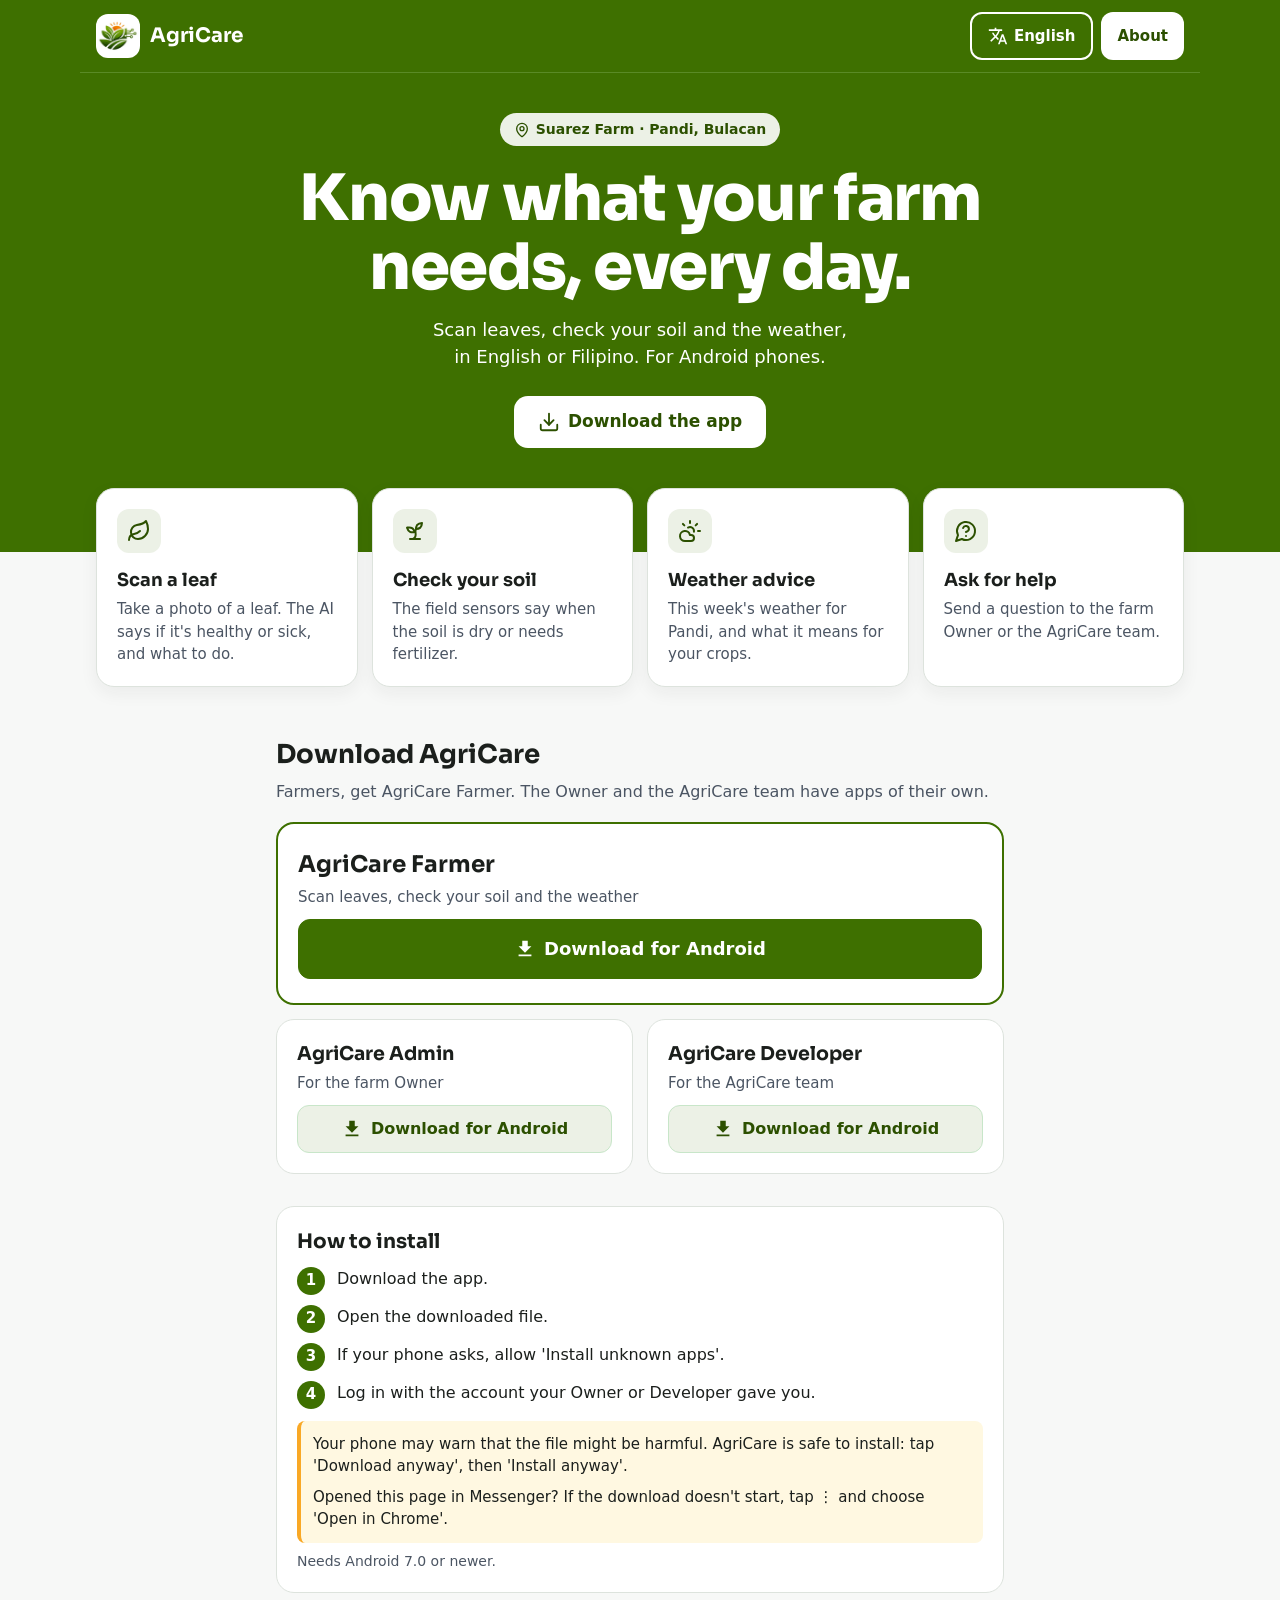
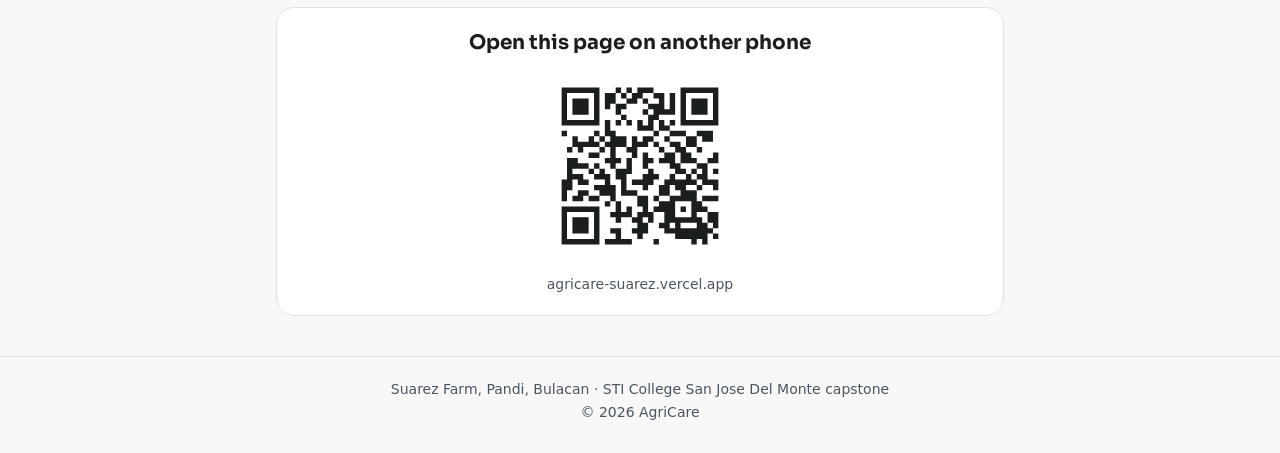
<file: index.html>
<!doctype html>
<html lang="en" data-release="loading">
<head>
<meta charset="utf-8">
<meta name="viewport" content="width=device-width, initial-scale=1">
<title>Download AgriCare</title>
<script>
  // The page moved to Vercel (the adviser's suggestion, October 2026). Its
  // old GitHub Pages address, and the address Vercel gave first, forward to
  // its own name with whatever the link carried, so the QR codes and links
  // shared before still work.
  if (location.hostname === 'jrobinson8756-sketch.github.io' ||
      location.hostname === 'agricare-umber.vercel.app') {
    location.replace('https://agricare-suarez.vercel.app/' + location.search + location.hash);
  }
</script>
<link rel="canonical" href="https://agricare-suarez.vercel.app/">
<meta name="description" content="Download the AgriCare apps for Android: Farmer, Admin and Developer. Suarez Farm, Pandi, Bulacan.">
<meta name="theme-color" content="#3E7000">
<!-- The preview Messenger and other chats show when the link is shared. -->
<meta property="og:title" content="Download AgriCare">
<meta property="og:description" content="Scan leaves, check your soil and the weather. AgriCare for Android, from Suarez Farm, Pandi, Bulacan.">
<meta property="og:image" content="https://agricare-suarez.vercel.app/logo.png">
<meta property="og:url" content="https://agricare-suarez.vercel.app/">
<link rel="icon" href="logo.png">
<!-- Sora for the headings only (one small file); the text keeps the phone's
     own font, Roboto on Android, as the app does. Without it, the headings
     fall back to that font too. -->
<link rel="preconnect" href="https://fonts.googleapis.com">
<link rel="preconnect" href="https://fonts.gstatic.com" crossorigin>
<link rel="stylesheet" href="https://fonts.googleapis.com/css2?family=Sora:wght@600;700;800&display=swap">
<link rel="stylesheet" href="site.css">
</head>
<body>
<header class="hero">
  <div class="container topbar">
    <div class="brand">
      <img class="mark" src="mark.png" alt="" width="44" height="44">
      <span class="brand-name">AgriCare</span>
    </div>
    <div class="actions">
      <button id="lang" type="button" title="English / Filipino">
        <svg width="20" height="20" viewBox="0 0 24 24" fill="currentColor" aria-hidden="true"><path d="M12.87 15.07l-2.54-2.51.03-.03A17.52 17.52 0 0 0 14.07 6H17V4h-7V2H8v2H1v2h11.17C11.5 7.92 10.44 9.75 9 11.35 8.07 10.32 7.3 9.19 6.69 8h-2c.73 1.63 1.73 3.17 2.98 4.56l-5.09 5.02L4 19l5-5 3.11 3.11.76-2.04zM18.5 10h-2L12 22h2l1.12-3h4.75L21 22h2l-4.5-12zm-2.62 7l1.62-4.33L19.12 17h-3.24z"/></svg>
        <span data-en="English" data-fil="Filipino">English</span>
      </button>
      <a class="top-about" href="about.html"><span data-en="About" data-fil="Tungkol">About</span></a>
    </div>
  </div>

  <div class="container intro">
    <span class="badge">
      <svg viewBox="0 0 24 24" fill="none" stroke="currentColor" stroke-width="2" stroke-linecap="round" stroke-linejoin="round" aria-hidden="true"><path d="M20 10c0 4.99-5.54 10.19-7.4 11.8a1 1 0 0 1-1.2 0C9.54 20.19 4 14.99 4 10a8 8 0 0 1 16 0"/><circle cx="12" cy="10" r="3"/></svg>
      Suarez Farm · Pandi, Bulacan
    </span>
    <h1 data-en="Know what your farm needs, every day." data-fil="Alamin ang kailangan ng bukid mo, araw-araw.">Know what your farm needs, every day.</h1>
    <p class="lead" data-en="Scan leaves, check your soil and the weather, in English or Filipino. For Android phones." data-fil="Mag-scan ng dahon, tingnan ang lupa at ang panahon, sa English o Filipino. Para sa Android phone.">Scan leaves, check your soil and the weather, in English or Filipino. For Android phones.</p>
    <a class="hero-cta" href="#download">
      <svg viewBox="0 0 24 24" fill="none" stroke="currentColor" stroke-width="2" stroke-linecap="round" stroke-linejoin="round" aria-hidden="true"><path d="M21 15v4a2 2 0 0 1-2 2H5a2 2 0 0 1-2-2v-4"/><path d="M7 10l5 5 5-5"/><path d="M12 15V3"/></svg>
      <span data-en="Download the app" data-fil="I-download ang app">Download the app</span>
    </a>
  </div>
</header>

<main>
  <section class="container features" aria-label="What AgriCare does">
    <article class="card feature">
      <div class="icon"><svg viewBox="0 0 24 24" fill="none" stroke="currentColor" stroke-width="2" stroke-linecap="round" stroke-linejoin="round" aria-hidden="true"><path d="M11 20A7 7 0 0 1 9.8 6.1C15.5 5 17 4.48 19 2c1 2 2 4.18 2 8 0 5.5-4.78 10-10 10Z"/><path d="M2 21c0-3 1.85-5.36 5.08-6C9.5 14.52 12 13 13 12"/></svg></div>
      <h3 data-en="Scan a leaf" data-fil="Mag-scan ng dahon">Scan a leaf</h3>
      <p data-en="Take a photo of a leaf. The AI says if it's healthy or sick, and what to do." data-fil="Kunan ng litrato ang dahon. Sasabihin ng AI kung malusog o may sakit, at ang dapat gawin.">Take a photo of a leaf. The AI says if it's healthy or sick, and what to do.</p>
    </article>
    <article class="card feature">
      <div class="icon"><svg viewBox="0 0 24 24" fill="none" stroke="currentColor" stroke-width="2" stroke-linecap="round" stroke-linejoin="round" aria-hidden="true"><path d="M7 20h10"/><path d="M10 20c5.5-2.5.8-6.4 3-10"/><path d="M9.5 9.4c1.1.8 1.8 2.2 2.3 3.7-2 .4-3.5.4-4.8-.3-1.2-.6-2.3-1.9-3-4.2 2.8-.5 4.4 0 5.5.8z"/><path d="M14.1 6a7 7 0 0 0-1.1 4c1.9-.1 3.3-.6 4.3-1.4 1-1 1.6-2.3 1.7-4.6-2.7.1-4 1-4.9 2z"/></svg></div>
      <h3 data-en="Check your soil" data-fil="Tingnan ang lupa">Check your soil</h3>
      <p data-en="The field sensors say when the soil is dry or needs fertilizer." data-fil="Sasabihin ng sensor sa bukid kung tuyo ang lupa o kailangan ng abono.">The field sensors say when the soil is dry or needs fertilizer.</p>
    </article>
    <article class="card feature">
      <div class="icon"><svg viewBox="0 0 24 24" fill="none" stroke="currentColor" stroke-width="2" stroke-linecap="round" stroke-linejoin="round" aria-hidden="true"><path d="M12 2v2"/><path d="m4.93 4.93 1.41 1.41"/><path d="M20 12h2"/><path d="m19.07 4.93-1.41 1.41"/><path d="M15.95 12.65a4 4 0 0 0-5.93-4.13"/><path d="M13 22H7a5 5 0 1 1 4.9-6H13a3 3 0 0 1 0 6Z"/></svg></div>
      <h3 data-en="Weather advice" data-fil="Payo tungkol sa panahon">Weather advice</h3>
      <p data-en="This week's weather for Pandi, and what it means for your crops." data-fil="Ang panahon ngayong linggo sa Pandi, at ang ibig sabihin nito sa pananim mo.">This week's weather for Pandi, and what it means for your crops.</p>
    </article>
    <article class="card feature">
      <div class="icon"><svg viewBox="0 0 24 24" fill="none" stroke="currentColor" stroke-width="2" stroke-linecap="round" stroke-linejoin="round" aria-hidden="true"><path d="M7.9 20A9 9 0 1 0 4 16.1L2 22Z"/><path d="M9.09 9a3 3 0 0 1 5.83 1c0 2-3 3-3 3"/><path d="M12 17h.01"/></svg></div>
      <h3 data-en="Ask for help" data-fil="Humingi ng tulong">Ask for help</h3>
      <p data-en="Send a question to the farm Owner or the AgriCare team." data-fil="Magpadala ng tanong sa may-ari ng bukid o sa AgriCare team.">Send a question to the farm Owner or the AgriCare team.</p>
    </article>
  </section>

  <section id="download" class="narrow">
    <h2 data-en="Download AgriCare" data-fil="I-download ang AgriCare">Download AgriCare</h2>
    <p class="section-lead" data-en="Farmers, get AgriCare Farmer. The Owner and the AgriCare team have apps of their own." data-fil="Mga magsasaka: kunin ang AgriCare Farmer. May sariling app ang may-ari at ang AgriCare team.">Farmers, get AgriCare Farmer. The Owner and the AgriCare team have apps of their own.</p>
    <div class="apps">
      <section class="card app farmer" data-app="farmer">
        <h3>AgriCare Farmer</h3>
        <p class="what" data-en="Scan leaves, check your soil and the weather" data-fil="Mag-scan ng dahon, tingnan ang lupa at ang panahon">Scan leaves, check your soil and the weather</p>
        <p class="meta" hidden></p>
        <a class="download" href="https://github.com/jrobinson8756-sketch/agricare-downloads/releases/latest/download/agricare-farmer.apk">
          <svg viewBox="0 0 24 24" fill="currentColor" aria-hidden="true"><path d="M5 20h14v-2H5v2zM19 9h-4V3H9v6H5l7 7 7-7z"/></svg>
          <span data-en="Download for Android" data-fil="I-download para sa Android">Download for Android</span>
        </a>
      </section>

      <section class="card app" data-app="admin">
        <h3>AgriCare Admin</h3>
        <p class="what" data-en="For the farm Owner" data-fil="Para sa may-ari ng bukid">For the farm Owner</p>
        <p class="meta" hidden></p>
        <a class="download" href="https://github.com/jrobinson8756-sketch/agricare-downloads/releases/latest/download/agricare-admin.apk">
          <svg viewBox="0 0 24 24" fill="currentColor" aria-hidden="true"><path d="M5 20h14v-2H5v2zM19 9h-4V3H9v6H5l7 7 7-7z"/></svg>
          <span data-en="Download for Android" data-fil="I-download para sa Android">Download for Android</span>
        </a>
      </section>

      <section class="card app" data-app="developer">
        <h3>AgriCare Developer</h3>
        <p class="what" data-en="For the AgriCare team" data-fil="Para sa AgriCare team">For the AgriCare team</p>
        <p class="meta" hidden></p>
        <a class="download" href="https://github.com/jrobinson8756-sketch/agricare-downloads/releases/latest/download/agricare-developer.apk">
          <svg viewBox="0 0 24 24" fill="currentColor" aria-hidden="true"><path d="M5 20h14v-2H5v2zM19 9h-4V3H9v6H5l7 7 7-7z"/></svg>
          <span data-en="Download for Android" data-fil="I-download para sa Android">Download for Android</span>
        </a>
      </section>
    </div>
  </section>

  <div class="narrow more">
    <section class="card">
      <h2 data-en="How to install" data-fil="Paano i-install">How to install</h2>
      <ol class="steps">
        <li data-en="Download the app." data-fil="I-download ang app.">Download the app.</li>
        <li data-en="Open the downloaded file." data-fil="Buksan ang file na na-download.">Open the downloaded file.</li>
        <li data-en="If your phone asks, allow 'Install unknown apps'." data-fil="Kung itanong ng phone, payagan ang 'Install unknown apps'.">If your phone asks, allow 'Install unknown apps'.</li>
        <li data-en="Log in with the account your Owner or Developer gave you." data-fil="Mag-log in gamit ang account na ibinigay sa iyo ng may-ari o ng Developer.">Log in with the account your Owner or Developer gave you.</li>
      </ol>
      <!-- Android warns about an APK from outside the Play Store, and
           Messenger's own browser may not download it: say what to tap. -->
      <div class="warnings">
        <p data-en="Your phone may warn that the file might be harmful. AgriCare is safe to install: tap 'Download anyway', then 'Install anyway'." data-fil="Maaaring sabihin ng phone na baka mapanganib ang file. Ligtas i-install ang AgriCare: pindutin ang 'Download anyway', at saka 'Install anyway'.">Your phone may warn that the file might be harmful. AgriCare is safe to install: tap 'Download anyway', then 'Install anyway'.</p>
        <p data-en="Opened this page in Messenger? If the download doesn't start, tap ⋮ and choose 'Open in Chrome'." data-fil="Binuksan sa Messenger? Kung hindi magsimula ang download, pindutin ang ⋮ at piliin ang 'Open in Chrome'.">Opened this page in Messenger? If the download doesn't start, tap ⋮ and choose 'Open in Chrome'.</p>
      </div>
      <p class="note" data-en="Needs Android 7.0 or newer." data-fil="Kailangan ng Android 7.0 o mas bago.">Needs Android 7.0 or newer.</p>
    </section>

    <section class="card share">
      <h2 data-en="Open this page on another phone" data-fil="Buksan ang page na ito sa ibang phone">Open this page on another phone</h2>
      <img src="qr.svg" width="200" height="200" alt="QR code of this page" data-alt-en="QR code of this page" data-alt-fil="QR code ng page na ito">
      <p class="url">agricare-suarez.vercel.app</p>
    </section>
  </div>
</main>

<footer>
  <p data-en="Suarez Farm, Pandi, Bulacan · STI College San Jose Del Monte capstone" data-fil="Suarez Farm, Pandi, Bulacan · Capstone ng STI College San Jose Del Monte">Suarez Farm, Pandi, Bulacan · STI College San Jose Del Monte capstone</p>
  <p>© 2026 AgriCare</p>
</footer>

<script>
// Shows the page in the phone's language (or the one picked), and fills
// each card's version and size from GitHub's latest release. Without this
// script, or when GitHub doesn't answer, the page still works in English
// and every button still downloads.
(function () {
  var API = 'https://api.github.com/repos/jrobinson8756-sketch/agricare-downloads/releases/latest';
  var APPS = ['farmer', 'admin', 'developer'];
  var root = document.documentElement;
  var hrefs = {};
  APPS.forEach(function (app) {
    hrefs[app] = card(app).querySelector('a.download').getAttribute('href');
  });

  // What GitHub said: 'loading', 'ok', 'none' (no release yet) or 'failed'.
  var release = { status: 'loading', tag: '', sizes: {} };

  function card(app) { return document.querySelector('[data-app="' + app + '"]'); }

  // Storage can throw (a private tab, blocked site data): the choice is
  // then simply not remembered.
  function savedLanguage() {
    try {
      var lang = localStorage.getItem('agricare-language');
      return lang === 'en' || lang === 'fil' ? lang : null;
    } catch (e) { return null; }
  }
  function saveLanguage(lang) {
    try { localStorage.setItem('agricare-language', lang); } catch (e) { }
  }
  var phone = navigator.language || '';
  var lang = savedLanguage() || (/^(fil|tl)\b/i.test(phone) ? 'fil' : 'en');

  function render() {
    root.lang = lang;
    document.title = lang === 'fil' ? 'I-download ang AgriCare' : 'Download AgriCare';
    document.querySelectorAll('[data-fil]').forEach(function (el) {
      el.textContent = el.dataset[lang];
    });
    document.querySelectorAll('[data-alt-fil]').forEach(function (el) {
      el.alt = lang === 'fil' ? el.dataset.altFil : el.dataset.altEn;
    });
    APPS.forEach(function (app) {
      var meta = card(app).querySelector('.meta');
      var link = card(app).querySelector('a.download');
      var size = release.sizes[app];
      var missing = release.status === 'none' ||
          (release.status === 'ok' && size === undefined);
      if (missing) {
        meta.textContent = lang === 'fil' ? 'Wala pa' : 'Not available yet';
        meta.hidden = false;
        link.removeAttribute('href');
        link.setAttribute('aria-disabled', 'true');
        return;
      }
      link.setAttribute('href', hrefs[app]);
      link.removeAttribute('aria-disabled');
      if (release.status === 'ok') {
        var mb = Math.max(1, Math.round(size / 1048576)) + ' MB';
        meta.textContent = release.tag ? release.tag + ' · ' + mb : mb;
        meta.hidden = false;
      } else {
        meta.textContent = '';
        meta.hidden = true;
      }
    });
  }

  document.getElementById('lang').addEventListener('click', function () {
    lang = lang === 'en' ? 'fil' : 'en';
    saveLanguage(lang);
    render();
  });

  function finish(status) {
    release.status = status;
    root.dataset.release = status;
    render();
  }

  render();
  var controller = 'AbortController' in window ? new AbortController() : null;
  var timer = setTimeout(function () { if (controller) controller.abort(); }, 5000);
  fetch(API, controller ? { signal: controller.signal } : {})
    .then(function (response) {
      if (response.status === 404) return finish('none');
      if (!response.ok) return finish('failed');
      return response.json().then(function (data) {
        release.tag = typeof data.tag_name === 'string' ? data.tag_name : '';
        (Array.isArray(data.assets) ? data.assets : []).forEach(function (asset) {
          var match = typeof asset.name === 'string' &&
              asset.name.match(/^agricare-(farmer|admin|developer)\.apk$/);
          if (match && typeof asset.size === 'number' && asset.size > 0) {
            release.sizes[match[1]] = asset.size;
          }
        });
        finish('ok');
      });
    })
    .catch(function () { finish('failed'); })
    .then(function () { clearTimeout(timer); });
})();
</script>
</body>
</html>
</file>
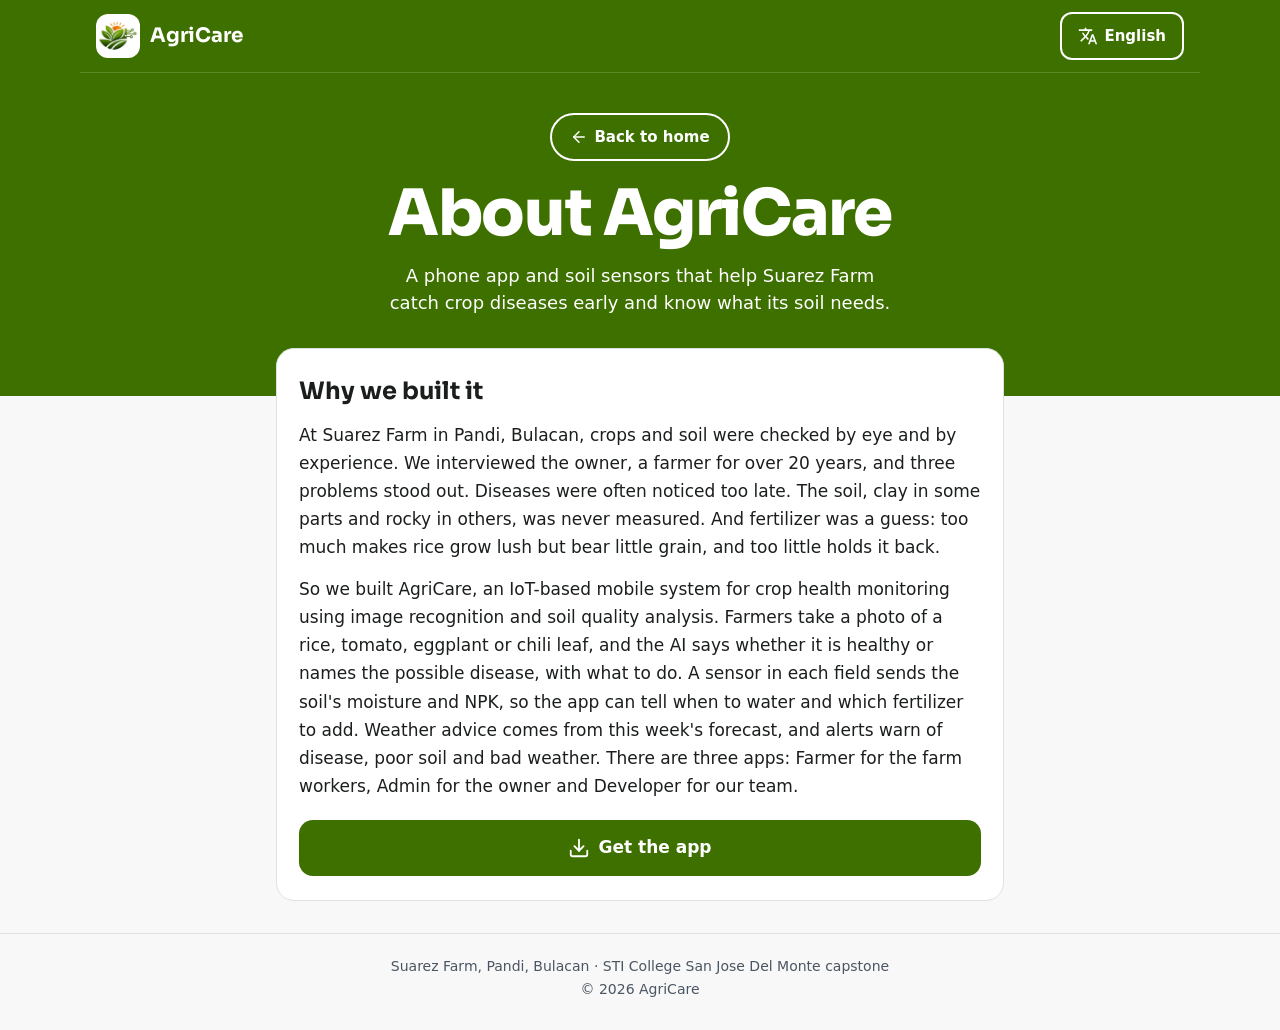
<file: about.html>
<!doctype html>
<html lang="en">
<head>
<meta charset="utf-8">
<meta name="viewport" content="width=device-width, initial-scale=1">
<title>About AgriCare</title>
<link rel="canonical" href="https://agricare-suarez.vercel.app/about.html">
<meta name="description" content="Why AgriCare was built: a phone app and soil sensors that help Suarez Farm in Pandi, Bulacan, catch crop diseases early and know what its soil needs. A BSIT capstone of STI College San Jose Del Monte.">
<meta name="theme-color" content="#3E7000">
<meta property="og:title" content="About AgriCare">
<meta property="og:description" content="A phone app and soil sensors that help Suarez Farm catch crop diseases early and know what its soil needs.">
<meta property="og:image" content="https://agricare-suarez.vercel.app/logo.png">
<meta property="og:url" content="https://agricare-suarez.vercel.app/about.html">
<link rel="icon" href="logo.png">
<link rel="preconnect" href="https://fonts.googleapis.com">
<link rel="preconnect" href="https://fonts.gstatic.com" crossorigin>
<link rel="stylesheet" href="https://fonts.googleapis.com/css2?family=Sora:wght@600;700;800&display=swap">
<link rel="stylesheet" href="site.css">
</head>
<body>
<!-- The About page (November 2026), opened from the top bar's "About":
     why AgriCare was built, laid out like the home page and in its colors.
     Like the About page the team liked (whattofit.fashion), it retells the
     capstone paper's abstract, kept true to the app as it is now: the
     problems the client interview found, then the system (in the words of
     the paper's title). The owner is not named: adding the name is the
     owner's call. -->
<header class="hero short">
  <div class="container topbar">
    <div class="brand">
      <img class="mark" src="mark.png" alt="" width="44" height="44">
      <span class="brand-name">AgriCare</span>
    </div>
    <div class="actions">
      <button id="lang" type="button" title="English / Filipino">
        <svg width="20" height="20" viewBox="0 0 24 24" fill="currentColor" aria-hidden="true"><path d="M12.87 15.07l-2.54-2.51.03-.03A17.52 17.52 0 0 0 14.07 6H17V4h-7V2H8v2H1v2h11.17C11.5 7.92 10.44 9.75 9 11.35 8.07 10.32 7.3 9.19 6.69 8h-2c.73 1.63 1.73 3.17 2.98 4.56l-5.09 5.02L4 19l5-5 3.11 3.11.76-2.04zM18.5 10h-2L12 22h2l1.12-3h4.75L21 22h2l-4.5-12zm-2.62 7l1.62-4.33L19.12 17h-3.24z"/></svg>
        <span data-en="English" data-fil="Filipino">English</span>
      </button>
    </div>
  </div>

  <div class="container intro">
    <a class="back" href="./">
      <svg viewBox="0 0 24 24" fill="none" stroke="currentColor" stroke-width="2" stroke-linecap="round" stroke-linejoin="round" aria-hidden="true"><path d="M19 12H5"/><path d="m12 19-7-7 7-7"/></svg>
      <span data-en="Back to home" data-fil="Bumalik sa Home">Back to home</span>
    </a>
    <h1 data-en="About AgriCare" data-fil="Tungkol sa AgriCare">About AgriCare</h1>
    <p class="lead" data-en="A phone app and soil sensors that help Suarez Farm catch crop diseases early and know what its soil needs." data-fil="Isang app sa phone at mga sensor sa lupa na tumutulong sa Suarez Farm na maagang makita ang sakit ng pananim at malaman ang kailangan ng lupa.">A phone app and soil sensors that help Suarez Farm catch crop diseases early and know what its soil needs.</p>
  </div>
</header>

<main class="narrow">
  <article class="card about-text">
    <h2 data-en="Why we built it" data-fil="Bakit namin ito ginawa">Why we built it</h2>
    <p data-en="At Suarez Farm in Pandi, Bulacan, crops and soil were checked by eye and by experience. We interviewed the owner, a farmer for over 20 years, and three problems stood out. Diseases were often noticed too late. The soil, clay in some parts and rocky in others, was never measured. And fertilizer was a guess: too much makes rice grow lush but bear little grain, and too little holds it back." data-fil="Sa Suarez Farm sa Pandi, Bulacan, sinusuri noon ang pananim at lupa sa tingin at sa karanasan. Kinapanayam namin ang may-ari, na mahigit 20 taon nang nagsasaka, at tatlong problema ang lumitaw. Kadalasang huli na nang mapansin ang sakit ng pananim. Hindi kailanman nasukat ang lupa, na luwad sa ilang bahagi at mabato sa iba. At hula lang ang pag-aabono: kapag sobra, lumalago ang palay pero kaunti ang butil, at kapag kulang, bumabagal ang paglaki nito.">At Suarez Farm in Pandi, Bulacan, crops and soil were checked by eye and by experience. We interviewed the owner, a farmer for over 20 years, and three problems stood out. Diseases were often noticed too late. The soil, clay in some parts and rocky in others, was never measured. And fertilizer was a guess: too much makes rice grow lush but bear little grain, and too little holds it back.</p>
    <p data-en="So we built AgriCare, an IoT-based mobile system for crop health monitoring using image recognition and soil quality analysis. Farmers take a photo of a rice, tomato, eggplant or chili leaf, and the AI says whether it is healthy or names the possible disease, with what to do. A sensor in each field sends the soil's moisture and NPK, so the app can tell when to water and which fertilizer to add. Weather advice comes from this week's forecast, and alerts warn of disease, poor soil and bad weather. There are three apps: Farmer for the farm workers, Admin for the owner and Developer for our team." data-fil="Kaya ginawa namin ang AgriCare, isang IoT-based na mobile system para sa pagsubaybay ng kalusugan ng pananim gamit ang image recognition at pagsusuri ng kalidad ng lupa. Kinukunan ng litrato ng magsasaka ang dahon ng palay, kamatis, talong o sili, at sasabihin ng AI kung malusog ito o kung anong sakit ang maaaring mayroon ito, at ang dapat gawin. Ang sensor sa bawat bukid ay nagpapadala ng basa ng lupa at NPK nito, kaya masasabi ng app kung kailan magdidilig at anong abono ang ilalagay. Ang payo tungkol sa panahon ay mula sa taya ngayong linggo, at nagbababala ang mga alerto tungkol sa sakit, problema sa lupa at masamang panahon. Tatlo ang app: Farmer para sa mga nagtatrabaho sa bukid, Admin para sa may-ari at Developer para sa aming team.">So we built AgriCare, an IoT-based mobile system for crop health monitoring using image recognition and soil quality analysis. Farmers take a photo of a rice, tomato, eggplant or chili leaf, and the AI says whether it is healthy or names the possible disease, with what to do. A sensor in each field sends the soil's moisture and NPK, so the app can tell when to water and which fertilizer to add. Weather advice comes from this week's forecast, and alerts warn of disease, poor soil and bad weather. There are three apps: Farmer for the farm workers, Admin for the owner and Developer for our team.</p>
    <a class="get-app" href="./#download">
      <svg viewBox="0 0 24 24" fill="none" stroke="currentColor" stroke-width="2" stroke-linecap="round" stroke-linejoin="round" aria-hidden="true"><path d="M21 15v4a2 2 0 0 1-2 2H5a2 2 0 0 1-2-2v-4"/><path d="M7 10l5 5 5-5"/><path d="M12 15V3"/></svg>
      <span data-en="Get the app" data-fil="Kunin ang app">Get the app</span>
    </a>
  </article>
</main>

<footer>
  <p data-en="Suarez Farm, Pandi, Bulacan · STI College San Jose Del Monte capstone" data-fil="Suarez Farm, Pandi, Bulacan · Capstone ng STI College San Jose Del Monte">Suarez Farm, Pandi, Bulacan · STI College San Jose Del Monte capstone</p>
  <p>© 2026 AgriCare</p>
</footer>

<script>
// Shows the page in the phone's language, or the one picked on either
// page: both keep the choice under the same name, so it carries over.
(function () {
  var root = document.documentElement;
  // Storage can throw (a private tab, blocked site data): the choice is
  // then simply not remembered.
  function savedLanguage() {
    try {
      var lang = localStorage.getItem('agricare-language');
      return lang === 'en' || lang === 'fil' ? lang : null;
    } catch (e) { return null; }
  }
  function saveLanguage(lang) {
    try { localStorage.setItem('agricare-language', lang); } catch (e) { }
  }
  var phone = navigator.language || '';
  var lang = savedLanguage() || (/^(fil|tl)\b/i.test(phone) ? 'fil' : 'en');

  function render() {
    root.lang = lang;
    document.title = lang === 'fil' ? 'Tungkol sa AgriCare' : 'About AgriCare';
    document.querySelectorAll('[data-fil]').forEach(function (el) {
      el.textContent = el.dataset[lang];
    });
  }

  document.getElementById('lang').addEventListener('click', function () {
    lang = lang === 'en' ? 'fil' : 'en';
    saveLanguage(lang);
    render();
  });
  render();
})();
</script>
</body>
</html>
</file>
<file: site.css>
/* The download site's look, shared by index.html and about.html. */

/* The redesign (November 2026) is laid out like a product landing page:
   a big headline, four feature cards, then the downloads. The colors stay
   the app's own (lib/theme/app_theme.dart): the logo's leaf green, its
   darker shade and a pale tint. Words in green on a light background use
   the darker green, which reads well above 4.5:1 there. */
:root {
  --green: #3E7000;
  --green-dark: #2C5000;
  --green-light: #ECF1E6;
  --background: #F7F8F7;
  --border: #DDE3DD;
  --text: #1B1F1C;
  --muted: #4B5563;
  --heading: "Sora", Roboto, "Segoe UI", system-ui, -apple-system, sans-serif;
}
* { box-sizing: border-box; }
@media (prefers-reduced-motion: no-preference) {
  html { scroll-behavior: smooth; }
}
body {
  margin: 0;
  background: var(--background);
  color: var(--text);
  font: 16px/1.5 Roboto, "Segoe UI", system-ui, -apple-system, sans-serif;
}
h1, h2, h3 { font-family: var(--heading); }
.container { max-width: 1120px; margin: 0 auto; padding: 0 16px; }
.narrow { max-width: 760px; margin: 0 auto; padding: 0 16px; }
a:focus-visible, button:focus-visible {
  outline: 3px solid var(--green-dark); outline-offset: 2px;
}
.hero a:focus-visible, .hero button:focus-visible { outline-color: #fff; }
svg { flex: none; }

/* The green top: the app's Home header and login are this green too. */
.hero { background: var(--green); color: #fff; padding-bottom: 104px; }
.topbar {
  display: flex; align-items: center; justify-content: space-between;
  gap: 12px;
  padding-top: 12px; padding-bottom: 12px;
  border-bottom: 1px solid #5A8A26;
}
.brand {
  display: flex; align-items: center; gap: 10px;
  font-family: var(--heading); font-size: 20px; font-weight: 700;
}
/* Only the logo's leaf mark (mark.png, cut from logo.png): the whole
   logo, words included, would be too small to read at this size. */
.mark {
  width: 44px; height: 44px; flex: none;
  border-radius: 12px;
  background: #fff;
}
/* On a small phone the name gives way to the buttons; the mark stays. */
@media (max-width: 439px) { .brand-name { display: none; } }
.actions { display: flex; align-items: center; gap: 8px; }
#lang, .top-about {
  display: inline-flex; align-items: center; justify-content: center;
  gap: 6px;
  min-width: 48px; min-height: 48px;
  padding: 0 16px;
  border-radius: 12px;
  font: inherit; font-size: 15px; font-weight: 600;
  text-decoration: none;
  cursor: pointer;
}
#lang { border: 2px solid #fff; background: transparent; color: #fff; }
/* "About" took the place of a second download button (the big one in the
   hero already downloads). */
.top-about { background: #fff; color: var(--green-dark); }

.intro { text-align: center; padding-top: 40px; }
.badge {
  display: inline-flex; align-items: center; gap: 6px;
  padding: 6px 14px;
  border-radius: 999px;
  background: var(--green-light); color: var(--green-dark);
  font-size: 14px; font-weight: 600;
}
.badge svg { width: 16px; height: 16px; }
h1 {
  max-width: 16ch;
  margin: 18px auto 14px;
  font-size: clamp(34px, 7.5vw, 64px);
  font-weight: 800;
  line-height: 1.08;
  letter-spacing: -0.02em;
  text-wrap: balance;
}
.lead {
  max-width: 34em; margin: 0 auto;
  font-size: 18px; color: #fff;
  text-wrap: balance;
}
.hero-cta {
  display: inline-flex; align-items: center; justify-content: center;
  gap: 8px;
  min-height: 52px;
  margin-top: 26px;
  padding: 0 24px;
  border-radius: 14px;
  background: #fff; color: var(--green-dark);
  font-size: 17px; font-weight: 700; text-decoration: none;
}
.hero-cta svg { width: 22px; height: 22px; }

/* The four cards sit over the green's bottom edge, as the counts card
   does on the app's Home. */
.features {
  display: grid; gap: 14px;
  grid-template-columns: repeat(auto-fit, minmax(230px, 1fr));
  margin-top: -64px;
}
.card {
  background: #fff;
  border: 1px solid var(--border);
  border-radius: 18px;
  padding: 20px;
}
.feature { box-shadow: 0 6px 18px rgba(27, 31, 28, 0.06); }
.icon {
  width: 44px; height: 44px;
  display: grid; place-items: center;
  border-radius: 12px;
  background: var(--green-light); color: var(--green-dark);
}
.icon svg { width: 24px; height: 24px; }
.feature h3 { margin: 14px 0 4px; font-size: 18px; font-weight: 700; }
.feature p { margin: 0; font-size: 15px; color: var(--muted); }

/* The downloads: the Farmer app first and biggest. */
#download { padding-top: 48px; scroll-margin-top: 8px; }
h2 { margin: 0 0 6px; font-size: 26px; font-weight: 700; }
.section-lead { margin: 0 0 18px; color: var(--muted); }
.apps { display: grid; gap: 14px; }
@media (min-width: 600px) {
  .apps { grid-template-columns: 1fr 1fr; }
  .apps .farmer { grid-column: 1 / -1; }
}
.app h3 { margin: 0 0 4px; font-size: 19px; font-weight: 700; }
.what { margin: 0 0 6px; font-size: 15px; color: var(--muted); }
.meta { margin: 0 0 12px; font-size: 14px; color: var(--muted); }
.meta[hidden] { display: none; }
.farmer { border: 2px solid var(--green); padding: 24px 20px; }
.farmer h3 { font-size: 23px; }

a.download {
  display: flex; align-items: center; justify-content: center; gap: 8px;
  min-height: 48px;
  margin-top: 10px;
  padding: 10px 16px;
  border: 1px solid #C8E6C9; border-radius: 12px;
  background: var(--green-light); color: var(--green-dark);
  font-size: 16px; font-weight: 600; text-decoration: none;
}
.farmer a.download {
  min-height: 60px;
  background: var(--green); color: #fff; border-color: var(--green);
  font-size: 18px;
}
a.download[aria-disabled="true"] {
  background: #E5E7EB; color: var(--muted); border-color: #E5E7EB;
  pointer-events: none;
}
a.download svg { width: 22px; height: 22px; }

/* Top and bottom only: the sides keep .narrow's, so these cards line up
   with the downloads above. */
.more { display: grid; gap: 14px; padding-top: 32px; padding-bottom: 8px; }
ol.steps { list-style: none; counter-reset: step; margin: 0; padding: 0; }
ol.steps li {
  counter-increment: step;
  display: flex; gap: 12px; align-items: flex-start;
  margin: 10px 0;
}
ol.steps li::before {
  content: counter(step);
  flex: none;
  width: 28px; height: 28px; border-radius: 50%;
  display: grid; place-items: center;
  background: var(--green); color: #fff;
  font-size: 15px; font-weight: 700;
}
.warnings {
  margin: 12px 0 0;
  padding: 4px 12px;
  border-left: 4px solid #F9A825;
  border-radius: 8px;
  background: #FFF8E1;
}
.warnings p { margin: 8px 0; font-size: 15px; }
.note { margin: 8px 0 0; font-size: 14px; color: var(--muted); }
.more h2 { font-size: 20px; margin-bottom: 8px; }

.share { text-align: center; }
.share img {
  display: block;
  width: 200px; height: 200px; max-width: 100%;
  margin: 8px auto;
}
.url { margin: 0; font-size: 14px; color: var(--muted); word-break: break-all; }

footer {
  margin-top: 32px;
  border-top: 1px solid var(--border);
  padding: 20px 16px 28px;
  text-align: center;
  font-size: 14px;
  color: var(--muted);
}
footer p { margin: 2px 0; }

/* The About page (about.html): the same green top with a way back, then
   why AgriCare was built, over the green's bottom edge like the cards. */
.hero.short { padding-bottom: 80px; }
a.back {
  display: inline-flex; align-items: center; gap: 6px;
  min-height: 48px;
  padding: 0 18px;
  border: 2px solid #fff; border-radius: 999px;
  color: #fff;
  font-size: 15px; font-weight: 600; text-decoration: none;
}
a.back svg { width: 18px; height: 18px; }
.about-text { margin-top: -48px; padding: 24px 22px; }
.about-text h2 { margin-bottom: 12px; font-size: 24px; }
.about-text p { margin: 0 0 14px; font-size: 17px; line-height: 1.65; }
a.get-app {
  display: flex; align-items: center; justify-content: center; gap: 8px;
  min-height: 56px;
  margin-top: 20px;
  border-radius: 14px;
  background: var(--green); color: #fff;
  font-size: 17px; font-weight: 700; text-decoration: none;
}
a.get-app svg { width: 22px; height: 22px; }
</file>
